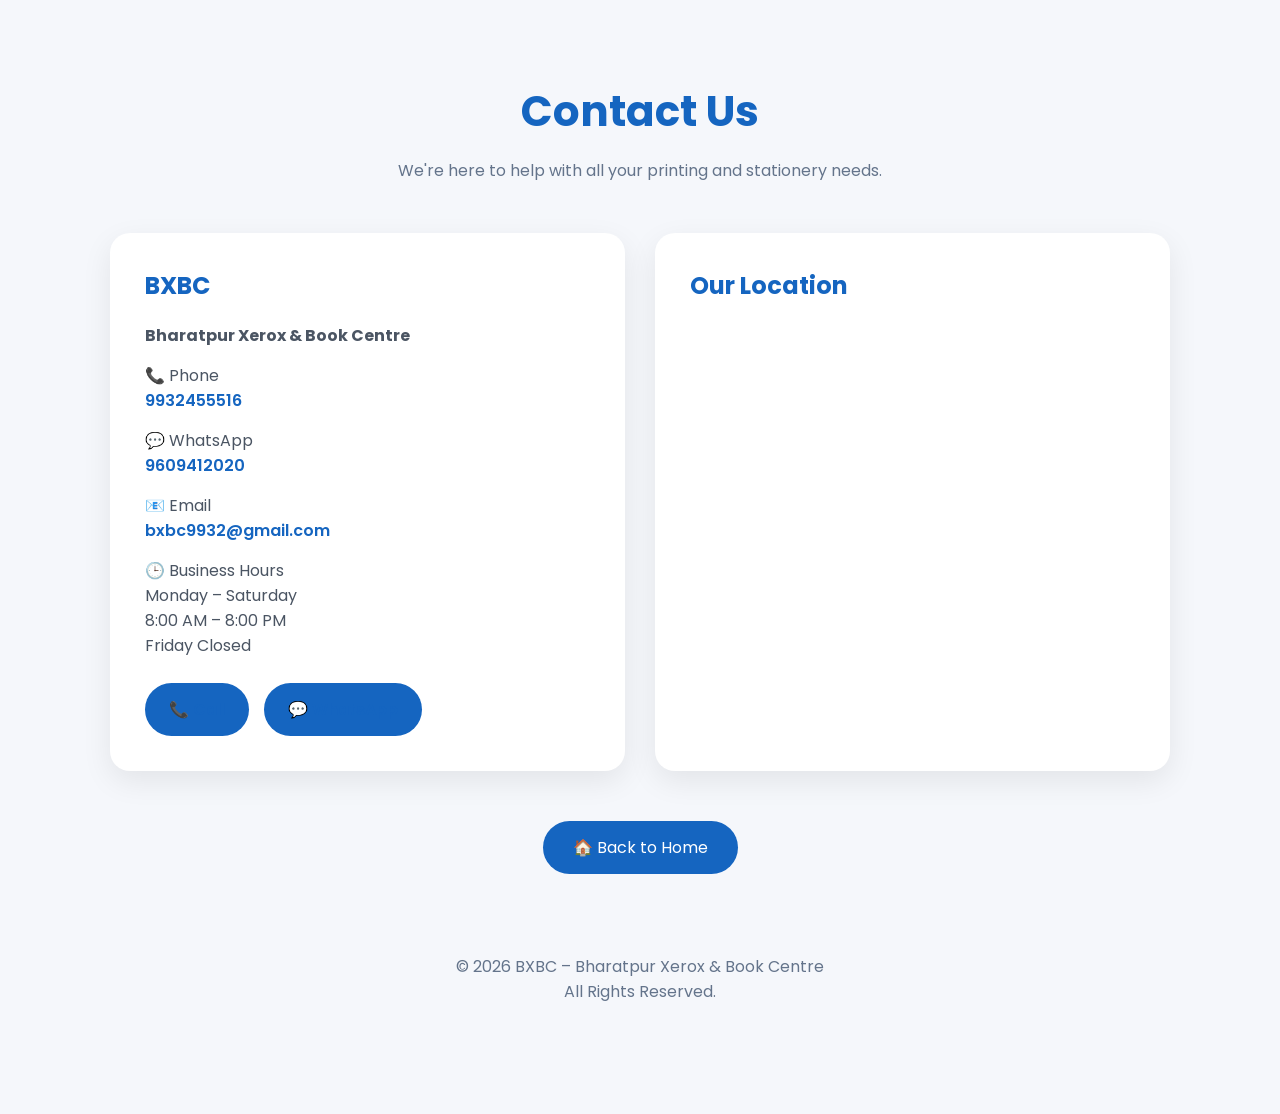
<file: contact.html>
<!DOCTYPE html>
<html lang="en">

<head>

<meta charset="UTF-8">

<meta name="viewport" content="width=device-width, initial-scale=1.0">

<title>Contact Us | BXBC</title>

<link href="https://fonts.googleapis.com/css2?family=Poppins:wght@300;400;500;600;700;800&display=swap" rel="stylesheet">

<style>

*{
margin:0;
padding:0;
box-sizing:border-box;
font-family:'Poppins',sans-serif;
}

body{

background:#f5f7fb;

color:#1f2937;

}

.container{

max-width:1100px;

margin:60px auto;

padding:20px;

}

h1{

text-align:center;

font-size:42px;

color:#1565C0;

margin-bottom:15px;

}

.subtitle{

text-align:center;

color:#64748b;

margin-bottom:50px;

}

.contact-grid{

display:grid;

grid-template-columns:repeat(auto-fit,minmax(350px,1fr));

gap:30px;

}

.card{

background:#ffffff;

padding:35px;

border-radius:20px;

box-shadow:0 10px 30px rgba(0,0,0,.08);

}

.card h2{

color:#1565C0;

margin-bottom:20px;

}

.card p{

margin-bottom:15px;

color:#4b5563;

}

.card a{

color:#1565C0;

text-decoration:none;

font-weight:600;

}

.buttons{

margin-top:25px;

display:flex;

flex-wrap:wrap;

gap:15px;

}

.btn{

padding:14px 24px;

border-radius:50px;

text-decoration:none;

font-weight:600;

color:white;

background:#1565C0;

transition:.3s;

}

.btn:hover{

transform:translateY(-3px);

}

iframe{

width:100%;

height:350px;

border:none;

border-radius:20px;

}

.home{

display:inline-block;

margin-top:50px;

padding:14px 30px;

background:#1565C0;

color:white;

text-decoration:none;

border-radius:50px;

}

footer{

margin-top:50px;

padding:30px;

text-align:center;

color:#64748b;

}

</style>

</head>

<body>

<div class="container">

<h1>Contact Us</h1>

<p class="subtitle">

We're here to help with all your printing and stationery needs.

</p>

<div class="contact-grid">

<div class="card">

<h2>BXBC</h2>

<p><strong>Bharatpur Xerox & Book Centre</strong></p>

<p>

📞 Phone

<br>

<a href="tel:9932455516">

9932455516

</a>

</p>

<p>

💬 WhatsApp

<br>

<a href="https://wa.me/919609412020">

9609412020

</a>

</p>

<p>

📧 Email

<br>

<a href="mailto:bxbc9932@gmail.com">

bxbc9932@gmail.com

</a>

</p>

<p>

🕒 Business Hours

<br>

Monday – Saturday

<br>

8:00 AM – 8:00 PM

<br>

Friday Closed

</p>

<div class="buttons">

<a class="btn" href="tel:9932455516">

📞 Call

</a>

<a class="btn" href="https://wa.me/919609412020">

💬 WhatsApp

</a>

</div>

</div>

<div class="card">

<h2>Our Location</h2>

<iframe

src="https://maps.app.goo.gl/dzR69bRS7Q94pMrf9"

loading="lazy">

</iframe>

</div>

</div>

<center>

<a href="index.html" class="home">

🏠 Back to Home

</a>

</center>

<footer>

© 2026 BXBC – Bharatpur Xerox & Book Centre

<br>

All Rights Reserved.

</footer>

</div>

</body>

</html>
</file>
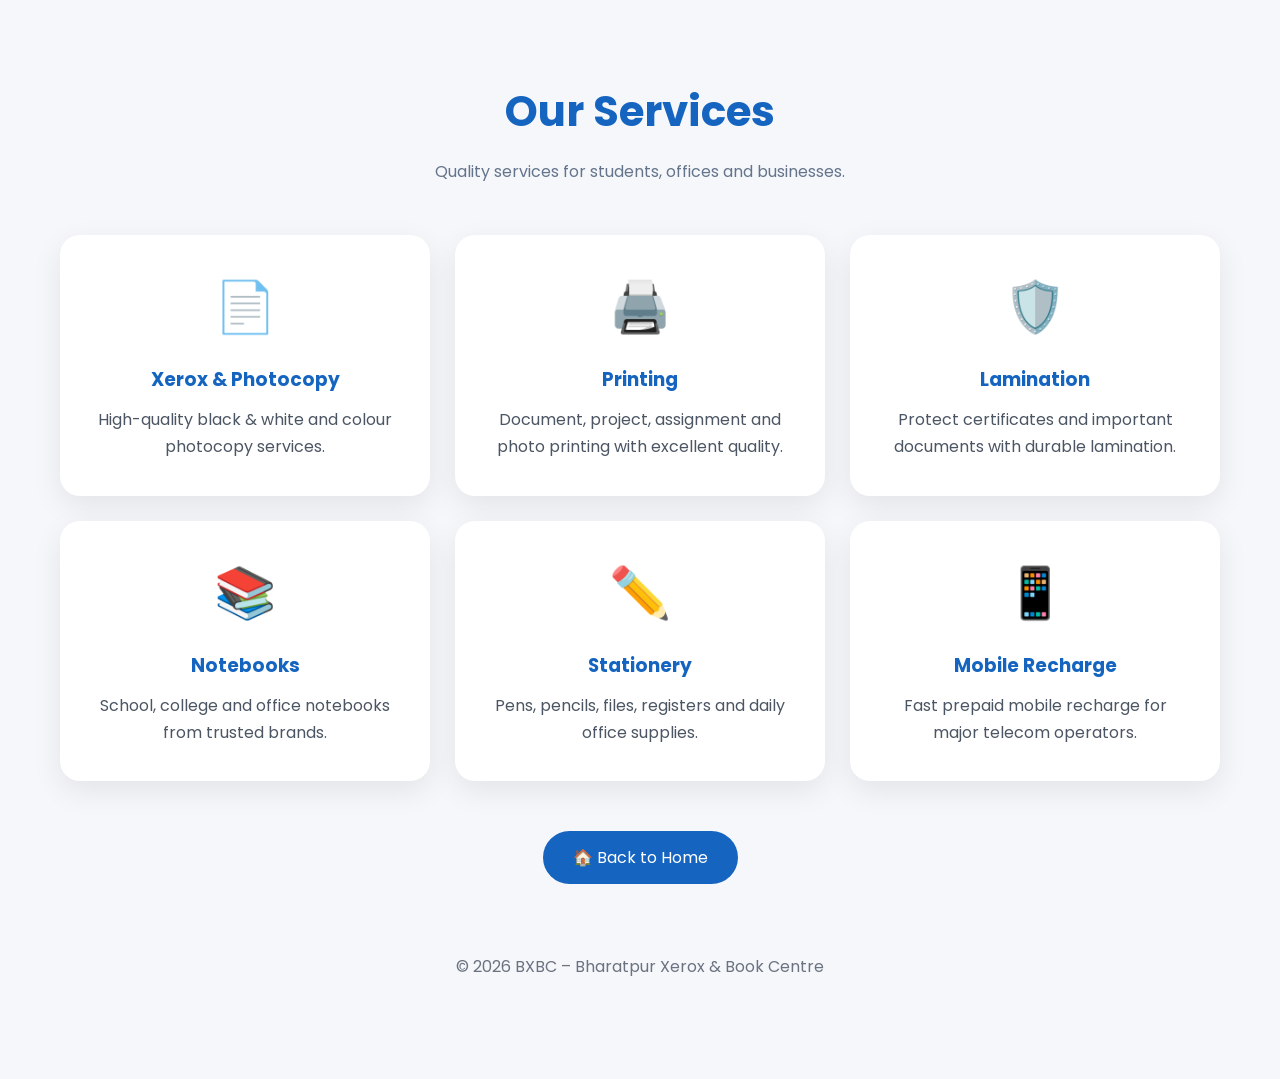
<file: services.html>
<!DOCTYPE html>
<html lang="en">

<head>

<meta charset="UTF-8">

<meta name="viewport" content="width=device-width, initial-scale=1.0">

<title>Our Services | BXBC</title>

<link href="https://fonts.googleapis.com/css2?family=Poppins:wght@300;400;500;600;700;800&display=swap" rel="stylesheet">

<style>

*{
margin:0;
padding:0;
box-sizing:border-box;
font-family:'Poppins',sans-serif;
}

body{

background:#f5f7fb;

color:#1f2937;

}

.container{

max-width:1200px;

margin:60px auto;

padding:20px;

}

h1{

text-align:center;

font-size:42px;

color:#1565C0;

margin-bottom:15px;

}

.subtitle{

text-align:center;

color:#64748b;

margin-bottom:50px;

}

.grid{

display:grid;

grid-template-columns:repeat(auto-fit,minmax(280px,1fr));

gap:25px;

}

.card{

background:#fff;

padding:35px;

border-radius:20px;

box-shadow:0 10px 30px rgba(0,0,0,.08);

text-align:center;

transition:.3s;

}

.card:hover{

transform:translateY(-8px);

}

.icon{

font-size:50px;

margin-bottom:20px;

}

h3{

color:#1565C0;

margin-bottom:12px;

}

p{

color:#4b5563;

line-height:1.7;

}

.home{

display:inline-block;

margin-top:50px;

padding:14px 30px;

background:#1565C0;

color:#fff;

text-decoration:none;

border-radius:50px;

}

footer{

text-align:center;

margin-top:50px;

padding:20px;

color:#6b7280;

}

</style>

</head>

<body>

<div class="container">

<h1>Our Services</h1>

<p class="subtitle">

Quality services for students, offices and businesses.

</p>

<div class="grid">

<div class="card">

<div class="icon">📄</div>

<h3>Xerox & Photocopy</h3>

<p>

High-quality black & white and colour photocopy services.

</p>

</div>

<div class="card">

<div class="icon">🖨️</div>

<h3>Printing</h3>

<p>

Document, project, assignment and photo printing with excellent quality.

</p>

</div>

<div class="card">

<div class="icon">🛡️</div>

<h3>Lamination</h3>

<p>

Protect certificates and important documents with durable lamination.

</p>

</div>

<div class="card">

<div class="icon">📚</div>

<h3>Notebooks</h3>

<p>

School, college and office notebooks from trusted brands.

</p>

</div>

<div class="card">

<div class="icon">✏️</div>

<h3>Stationery</h3>

<p>

Pens, pencils, files, registers and daily office supplies.

</p>

</div>

<div class="card">

<div class="icon">📱</div>

<h3>Mobile Recharge</h3>

<p>

Fast prepaid mobile recharge for major telecom operators.

</p>

</div>

</div>

<center>

<a href="index.html" class="home">

🏠 Back to Home

</a>

</center>

<footer>

© 2026 BXBC – Bharatpur Xerox & Book Centre

</footer>

</div>

</body>

</html>
</file>
